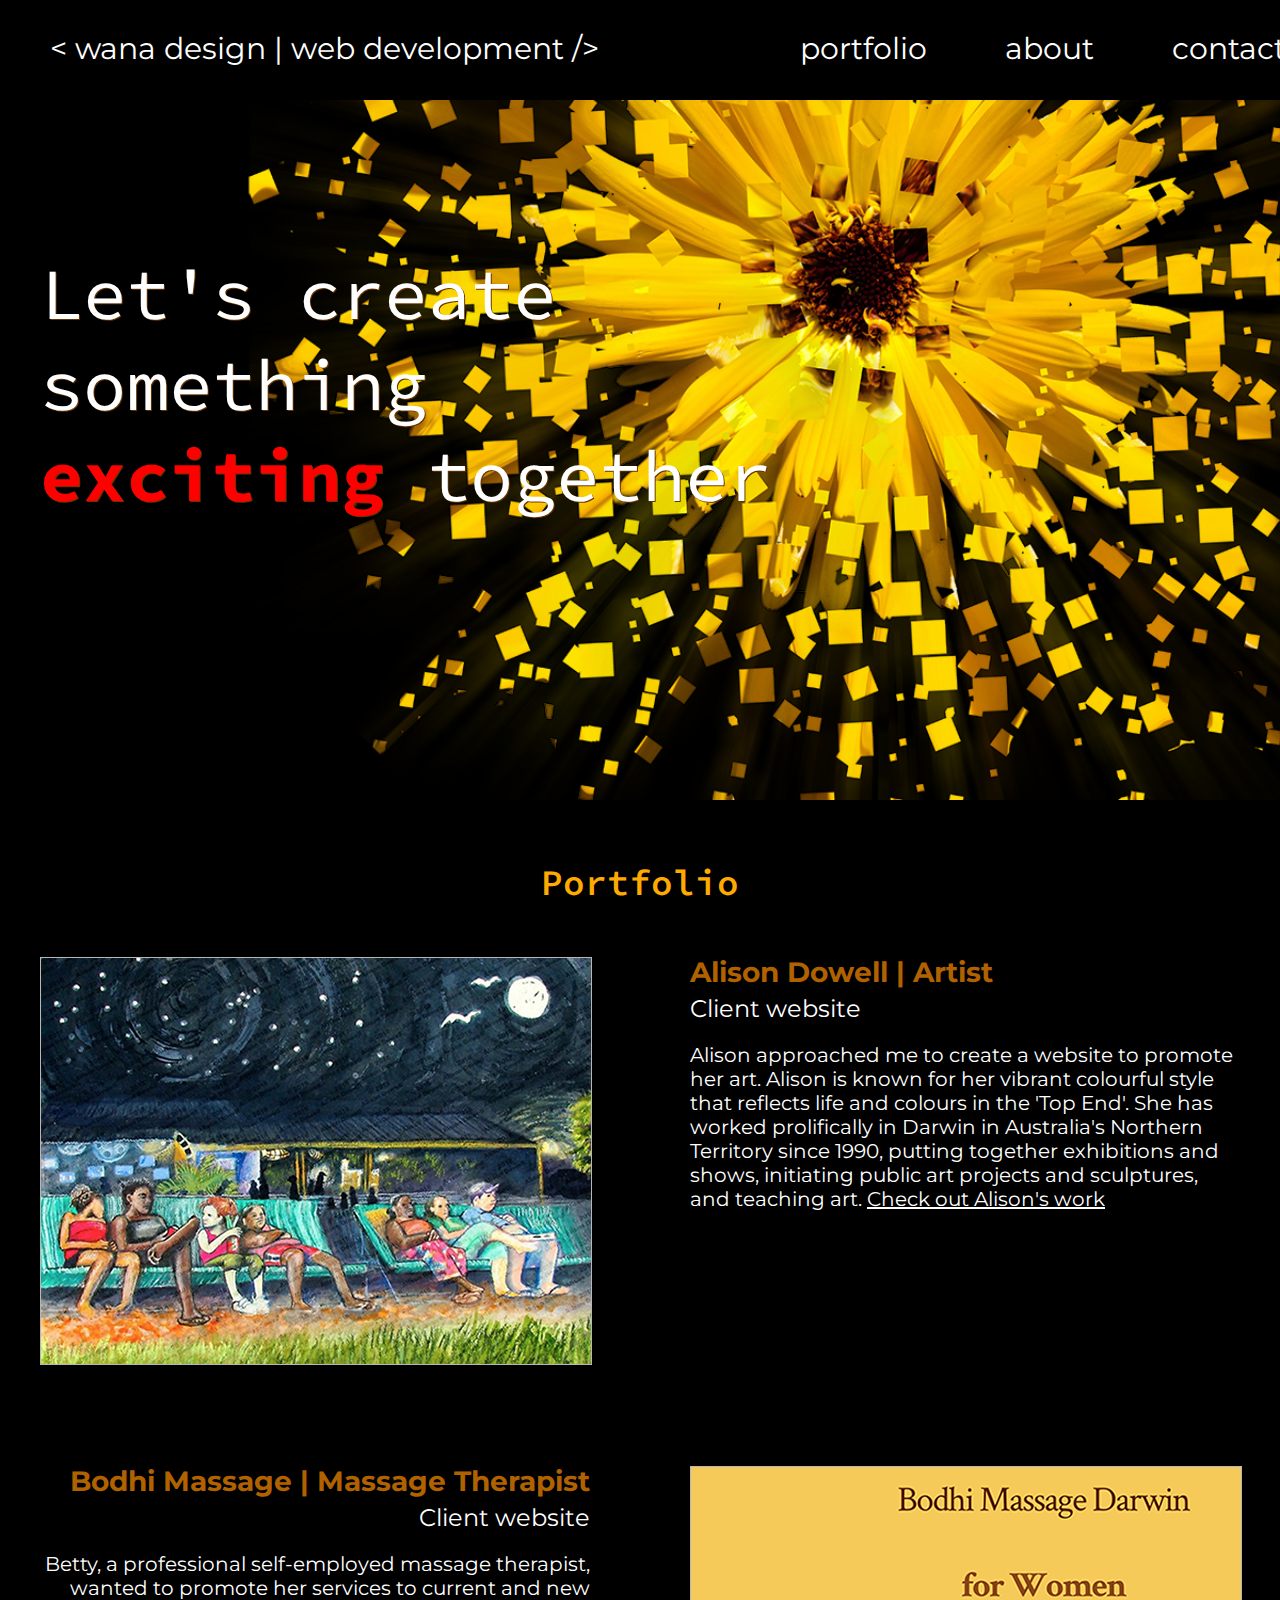
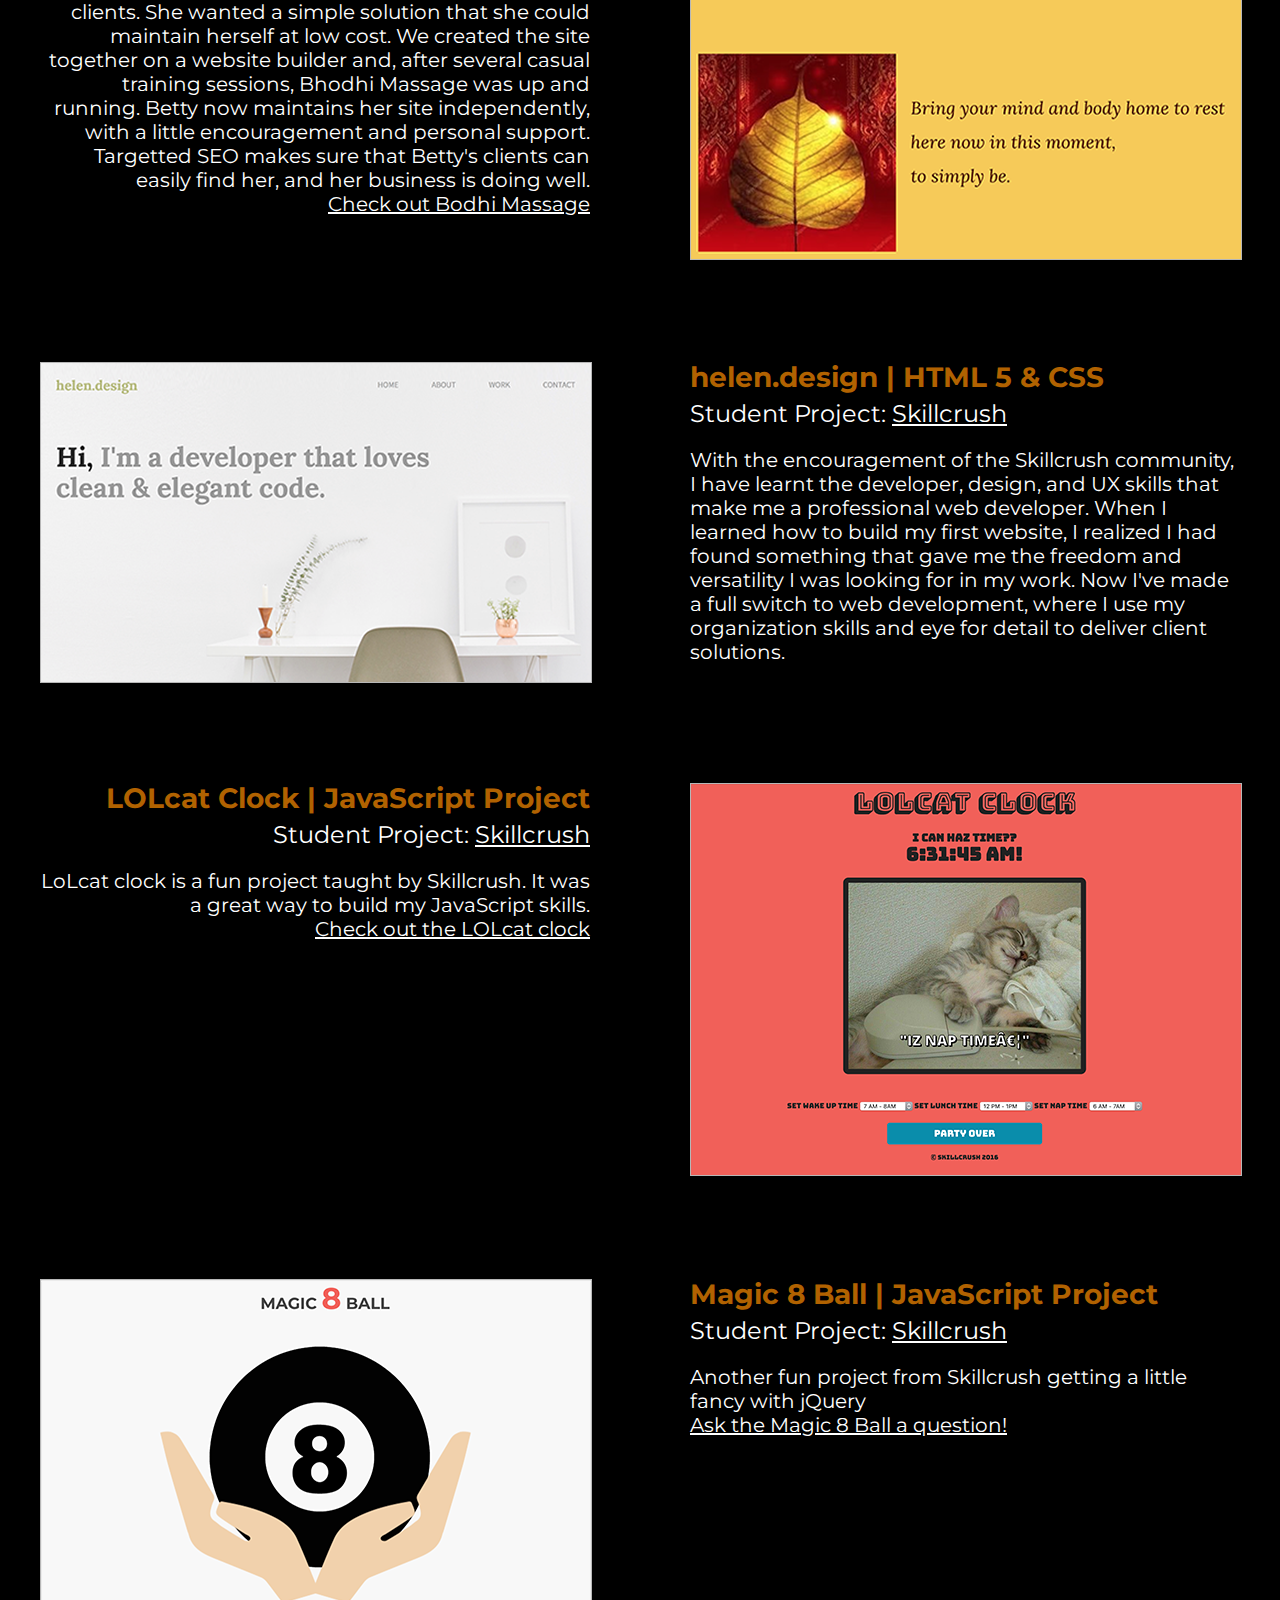
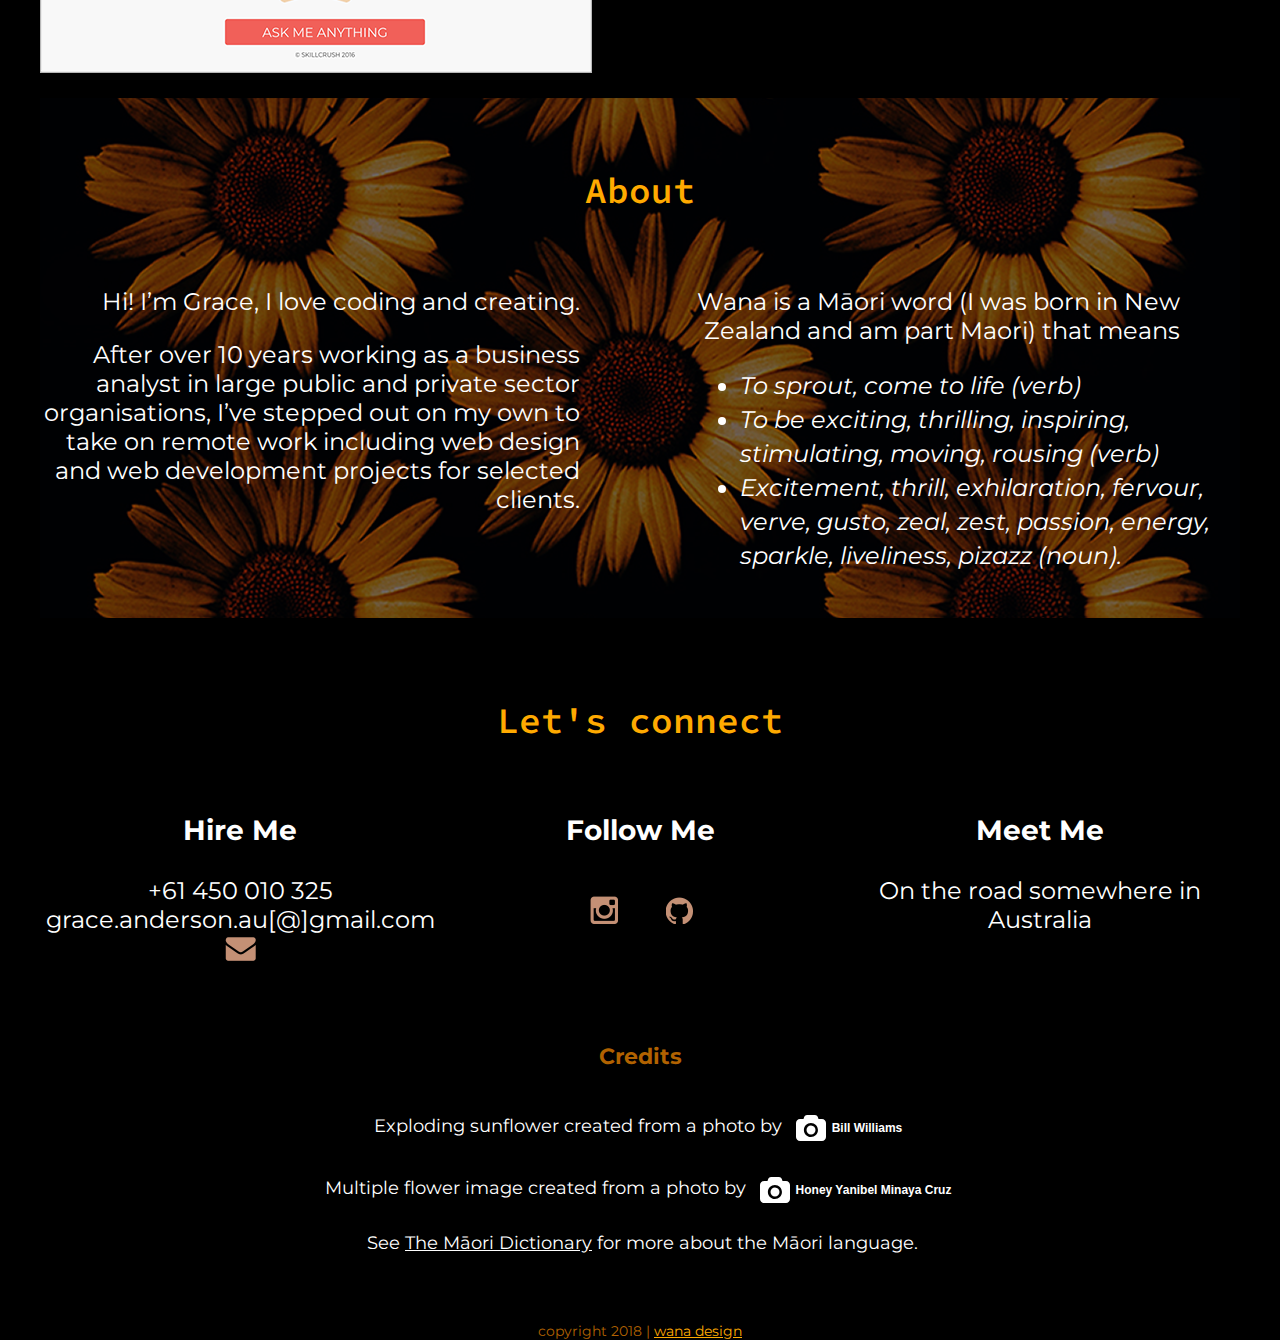
<file: index.html>
<!doctype html>
<html lang="en">
    
<head>
        <meta charset="UTF-8">
        <title>wana design | portfolio</title>
        <link rel="stylesheet" href="css/normalize.css">
        <link rel="stylesheet" href="css/main.css">
        <link href="https://fonts.googleapis.com/css?family=Montserrat:400,700" rel="stylesheet" type='text/css'>
        <link href="https://fonts.googleapis.com/css?family=Source+Code+Pro:400,600,700" rel="stylesheet" type='text/css'>
    </head>
    <body>
<!--HEADER-->
      <header>
        <div id="top">
          <div class="half-width" id="name">
            &lt; wana design | web development />
          </div>
<!--NAVIGATION-->
          <div class="half-width" >
            <nav>
              <ul>
                <li><a href="#portfolio">portfolio</a></li>
                <li><a href="#about">about</a></li>
                <li><a href="#contact">contact</a></li>
              </ul>
            </nav>
          </div>
        </div>
        <div class="full-width">
            <h1>Let's create something <span>exciting</span> together</h1>
        </div>
      </header>
<!--PORTFOLIO-->
      <section id="portfolio">
        <div class="full-width">
          <h2>Portfolio</h2>
        </div>
        <div class="full-width" id="alison">
          <div class="half-width" >
            <a href="https://www.alisondowell.com/" target="_blank"><img src="img/the-front-row-alisondowell.png" alt="the front row by alison dowell"></a>
          </div>
          <div class="half-width" id="alison">
            <h3><a href="https://www.alisondowell.com/" target="_blank">Alison Dowell | Artist</a></h3>
            <h4>Client website</h4>
            <p>Alison approached me to create a website to promote her art. Alison is known for her vibrant colourful style that reflects life and colours in the 'Top End'. She has worked prolifically in Darwin in Australia's Northern Territory since 1990, putting together exhibitions and shows, initiating public art projects and sculptures, and teaching art. <a href="https://www.alisondowell.com/" target="_blank">Check out Alison's work</a></p>
          </div>
        </div>
        <div class="full-width" id="bhodhi">
          <div class="half-width">
            <h3><a href="http://bodhimassagedarwin.com/" target="_blank">Bodhi Massage | Massage Therapist</a></h3>
            <h4>Client website</h4>
            <p>Betty, a professional self-employed massage therapist, wanted to promote her services to current and new clients. She wanted a simple solution that she could maintain herself at low cost. We created the site together on a website builder and, after several casual training sessions, Bhodhi Massage was up and running. Betty now maintains her site independently, with a little encouragement and personal support. Targetted SEO makes sure that Betty's clients can easily find her, and her business is doing well. <br><a href="http://www.bettylum.com/" target="_blank">Check out Bodhi Massage</a></p>
          </div>
          <div class="half-width">
            <a href="http://www.bettylum.com/" target="_blank"><img src="img/betty-lum-bodhi-massage-darwin.png" alt="Betty Lum Bodhi Massage Darwin"/></a>
          </div>
        </div>
        <div class="full-width" id="helen-design">
          <div class="half-width">
              <a href="helen-design/index.html" target="_blank"><img src="img/helen-design-portfolio.png" alt="helen.design web design web development" /></a>
          </div>
          <div class="half-width">
            <h3><a href="helen-design/index.html" target="_blank">helen.design | HTML 5 & CSS</a></h3>
            <h4>Student Project: <a href="https://skillcrush.com/" target="_blank">Skillcrush</a></h4>
            <p>With the encouragement of the Skillcrush community, I have learnt the developer, design, and UX skills that make me a professional web developer. When I learned how to build my first website, I realized I had found something that gave me the freedom and versatility I was looking for in my work. Now I've made a full switch to web development, where I use my organization skills and eye for detail to deliver client solutions.</p>
          </div>
        </div>
        <div class="full-width" id="bhodhi">
          <div class="half-width">
            <h3><a href="http://wana.design/lolcat-clock/" target="_blank">LOLcat Clock | JavaScript Project</a></h3>
            <h4>Student Project: <a href="https://skillcrush.com/" target="_blank">Skillcrush</a></h4>
            <p>LoLcat clock is a fun project taught by Skillcrush. It was a great way to build my JavaScript skills. <br><a href="http://wana.design/lolcat-clock/" target="_blank">Check out the LOLcat clock</a></p>
          </div>
          <div class="half-width">
            <a href="http://wana.design/lolcat-clock/" target="_blank"><img src="img/lolcat-clock.png" alt="LOLcat clock JavaScript project"/></a>
          </div>
        </div>
        <div class="full-width" id="helen-design">
          <div class="half-width">
              <a href="http://wana.design/magic-8-ball/" target="_blank"><img src="img/magic-8-ball.png" alt="Magic 8 ball" /></a>
          </div>
          <div class="half-width">
            <h3><a href="http://wana.design/magic-8-ball/" target="_blank">Magic 8 Ball | JavaScript Project</a></h3>
            <h4>Student Project: <a href="https://skillcrush.com/" target="_blank">Skillcrush</a></h4>
            <p>Another fun project from Skillcrush getting a little fancy with jQuery <br><a href="http://wana.design/magic-8-ball/" target="_blank">Ask the Magic 8 Ball a question!</a></p>
          </div>
        </div>
      </section>
<!--ABOUT-->
      <section>
        <div class="full-width" id="about">
          <h2>About</h2>
          <div class="half-width">
            <p>Hi! I’m Grace, I love coding and creating.</p>
            <p>After over 10 years working as a business analyst in large public and private sector organisations, I’ve stepped out on my own to take on remote work including web design and web development projects for selected clients.
            </p>
          </div>
          <div class="half-width" id="right-column">
            <p>Wana is a Māori word (I was born in New Zealand and am part Maori) that means</p>
            <ul>
              <li>To sprout, come to life (verb)</li>
              <li>To be exciting, thrilling, inspiring, stimulating, moving, rousing (verb)</li>
              <li>Excitement, thrill, exhilaration, fervour, verve, gusto, zeal, zest, passion, energy, sparkle, liveliness, pizazz (noun).</li>
            </ul>
          </div>
        </div>
      </section>
<!--CONTACT-->
    <footer id="contact">
      <div class="full-width">
        <h2>Let's connect</h2>
        <div class="third-width">
          <h3>Hire Me</h3>
          <p>+61 450 010 325<br>
            grace.anderson.au[@]gmail.com<br>
          <a href="mailto:grace.anderson.au@gmail.com" target="_blank"><img src="img/icon-envelope.png" id="envelope" alt="envelope icon" /></a></p>
        </div>
        <div class="third-width">
          <h3>Follow Me</h3>
          <ul>
            <li><a href="https://www.instagram.com/wana.design/" target="_blank"><img src="img/icon-instagram.png" alt="instagram icon" /></a></li>
            <li><a href="https://github.com/GracieM" target="_blank"><img src="img/icon-github.png" alt="github icon" /></a></li>
          </ul>
        </div>
        <div class="third-width">
          <h3>Meet Me</h3>
          <p>On the road somewhere in Australia</p>
        </div>
      </div>
<!--CREDITS-->
      <div class="full-width" id="credits" >
        <h4>Credits</h4>
        <ul>
          <li>Exploding sunflower created from a photo by
            <a style="background-color:black;color:white;text-decoration:none;padding:4px 6px;font-family:-apple-system, BlinkMacSystemFont, &quot;San Francisco&quot;, &quot;Helvetica Neue&quot;, Helvetica, Ubuntu, Roboto, Noto, &quot;Segoe UI&quot;, Arial, sans-serif;font-size:12px;font-weight:bold;line-height:1.2;display:inline-block;border-radius:3px" href="https://unsplash.com/@imwilliamwilliams?utm_medium=referral&amp;utm_campaign=photographer-credit&amp;utm_content=creditBadge" target="_blank" rel="noopener noreferrer" title="Download free do whatever you want high-resolution photos from Bill Williams"><span style="display:inline-block;padding:2px 3px"><svg xmlns="http://www.w3.org/2000/svg" style="height:30px;width:auto;position:relative;vertical-align:middle;top:-1px;fill:white" viewBox="0 0 32 32"><title>unsplash-logo</title><path d="M20.8 18.1c0 2.7-2.2 4.8-4.8 4.8s-4.8-2.1-4.8-4.8c0-2.7 2.2-4.8 4.8-4.8 2.7.1 4.8 2.2 4.8 4.8zm11.2-7.4v14.9c0 2.3-1.9 4.3-4.3 4.3h-23.4c-2.4 0-4.3-1.9-4.3-4.3v-15c0-2.3 1.9-4.3 4.3-4.3h3.7l.8-2.3c.4-1.1 1.7-2 2.9-2h8.6c1.2 0 2.5.9 2.9 2l.8 2.4h3.7c2.4 0 4.3 1.9 4.3 4.3zm-8.6 7.5c0-4.1-3.3-7.5-7.5-7.5-4.1 0-7.5 3.4-7.5 7.5s3.3 7.5 7.5 7.5c4.2-.1 7.5-3.4 7.5-7.5z"></path></svg></span><span style="display:inline-block;padding:2px 3px">Bill Williams</span></a>
          </li>
          <li>Multiple flower image created from a photo by
            <a style="background-color:black;color:white;text-decoration:none;padding:4px 6px;font-family:-apple-system, BlinkMacSystemFont, &quot;San Francisco&quot;, &quot;Helvetica Neue&quot;, Helvetica, Ubuntu, Roboto, Noto, &quot;Segoe UI&quot;, Arial, sans-serif;font-size:12px;font-weight:bold;line-height:1.2;display:inline-block;border-radius:3px" href="https://unsplash.com/@honeyyanibel?utm_medium=referral&amp;utm_campaign=photographer-credit&amp;utm_content=creditBadge" target="_blank" rel="noopener noreferrer" title="Download free do whatever you want high-resolution photos from Honey Yanibel Minaya Cruz"><span style="display:inline-block;padding:2px 3px"><svg xmlns="http://www.w3.org/2000/svg" style="height:30px;width:auto;position:relative;vertical-align:middle;top:-1px;fill:white" viewBox="0 0 32 32"><title>unsplash-logo</title><path d="M20.8 18.1c0 2.7-2.2 4.8-4.8 4.8s-4.8-2.1-4.8-4.8c0-2.7 2.2-4.8 4.8-4.8 2.7.1 4.8 2.2 4.8 4.8zm11.2-7.4v14.9c0 2.3-1.9 4.3-4.3 4.3h-23.4c-2.4 0-4.3-1.9-4.3-4.3v-15c0-2.3 1.9-4.3 4.3-4.3h3.7l.8-2.3c.4-1.1 1.7-2 2.9-2h8.6c1.2 0 2.5.9 2.9 2l.8 2.4h3.7c2.4 0 4.3 1.9 4.3 4.3zm-8.6 7.5c0-4.1-3.3-7.5-7.5-7.5-4.1 0-7.5 3.4-7.5 7.5s3.3 7.5 7.5 7.5c4.2-.1 7.5-3.4 7.5-7.5z"></path></svg></span><span style="display:inline-block;padding:2px 3px">Honey Yanibel Minaya Cruz</span></a>
          </li>
          <li>See <a href="http://maoridictionary.co.nz/" target="_blank">The Māori Dictionary</a> for more about the Māori language.
          </li>
        </ul>
          <p id="ownership">
            copyright 2018 | <a href="#top">wana design</a>
          </p>
      </div>
    </footer>
  </body>

</html>
</file>
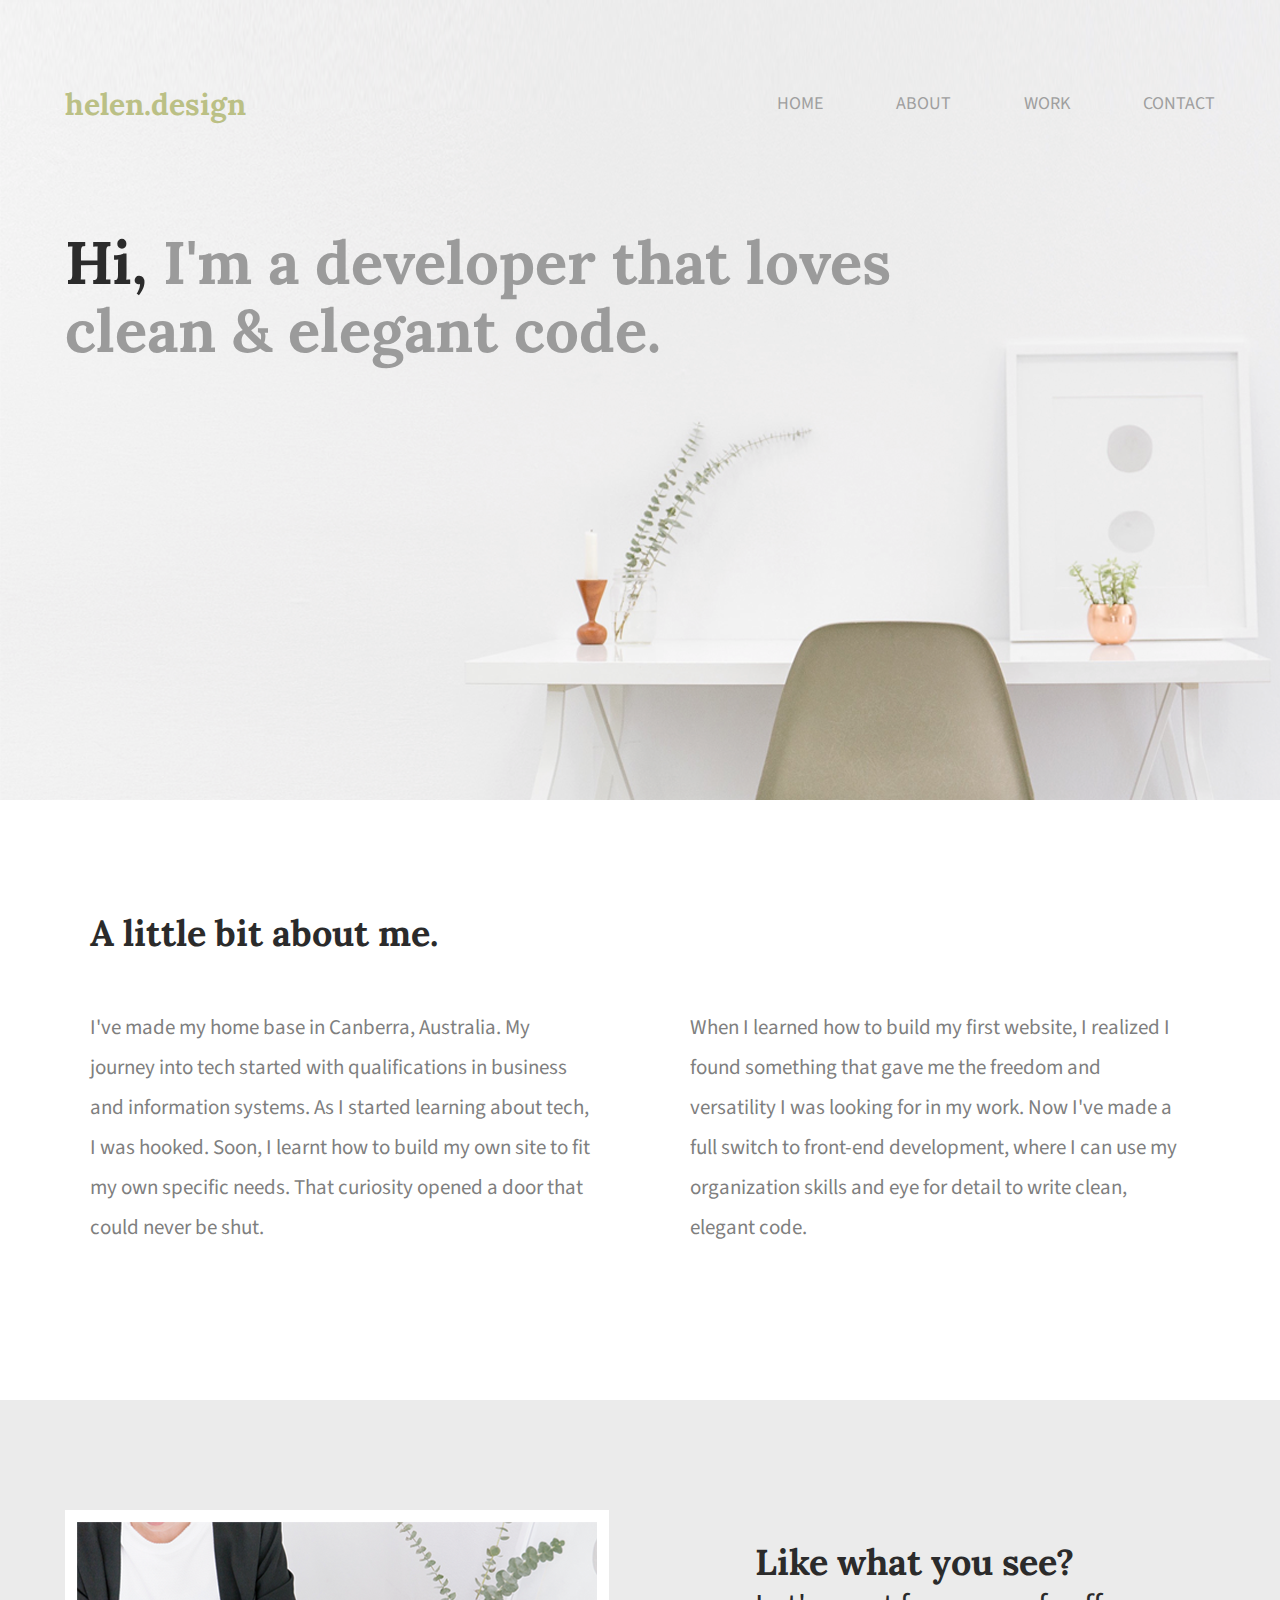
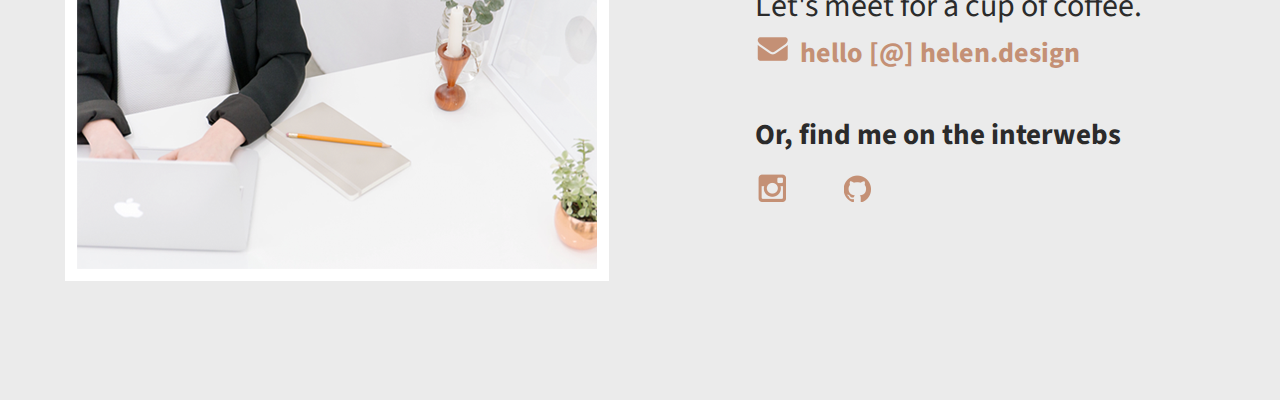
<file: helen-design/index.html>
<!doctype html>
<html lang="en">
    
<!-- Mirrored from www.helenganderson.com/helen-design/index.html by HTTrack Website Copier/3.x [XR&CO'2014], Mon, 21 Sep 2020 10:56:17 GMT -->
<head>
        <meta charset="utf-8">
        <title>helen.design | Portfolio</title>
        <link rel="stylesheet" href="css/normalize.css">
        <link rel="stylesheet" href="css/main.css">
        <link href='https://fonts.googleapis.com/css?family=Lora:400,700' rel='stylesheet' type='text/css'>
        <link href='https://fonts.googleapis.com/css?family=Source+Sans+Pro:400,700' rel='stylesheet' type='text/css'>
    </head>
    <body>
<!--HEADER-->
        <header id="home">
            <div class="full-width">
                <div class="half-width">
                    <h1>helen.design</h1>
                </div>
                <div class="half-width">
<!--NAVIGATION-->
                    <nav>
                        <ul>
                          <li><a href="index.html">Home</a></li>
                          <li><a href="#about">About</a></li>
                          <li><a href="work/index.html">Work</a></li>
                          <li><a href="#contact">Contact</a></li>
                        </ul>
                    </nav>
                </div>
                <h2><span>Hi,</span> I'm a developer that loves clean &amp; elegant code.</h2>
            </div>
        </header>
<!--ABOUT-->
        <main>
            <section id="about">
                <div class="full-width">
                    <h2>A little bit about me.</h2>
                    <div class="half-width">
                        <p>I've made my home base in Canberra, Australia. My journey into tech started with qualifications in business and information systems. As I started learning about tech, I was hooked. Soon, I learnt how to build my own site to fit my own specific needs. That curiosity opened a door that could never be shut. </p>
                    </div>
                    <div class="half-width">
                        <p>When I learned how to build my first website, I realized I found something that gave me the freedom and versatility I was looking for in my work. Now I've made a full switch to front-end development, where I can use my organization skills and eye for detail to write clean, elegant code.</p>
                    </div>
                </div>
            </section>
<!--FOOTER-->
            <footer id="contact">
                <div class="full-width">
                    <div class="half-width">
                        <img src="img/contact.png" id="contact-img" alt="my contact image" />
                    </div>
            <!--CONTACT-->
                    <div class="half-width" id="contact-info">
                        <h2>Like what you see?</h2>
                        <h3 id="email-header">Let's meet for a cup of coffee.</h3>
                        <a href="mailto:hello@helen.design" target="_blank"><img src="img/icon-envelope.png" id="envelope" alt="envelope icon" />hello [@] helen.design</a>
                        <h3 id="socialmedia-header">Or, find me on the interwebs</h3>
                        <ul>
                            <li><a href="https://www.instagram.com/wana.design/" target="_blank"><img src="img/icon-instagram.png" alt="instagram icon" /></a></li>
                            <li><a href="https://github.com/GracieM" target="_blank"><img src="img/icon-github.png" alt="github icon" /></a></li>
                        </ul>
                    </div>
                </div>
            </footer>
        </main>
    </body>

<!-- Mirrored from www.helenganderson.com/helen-design/index.html by HTTrack Website Copier/3.x [XR&CO'2014], Mon, 21 Sep 2020 10:56:19 GMT -->
</html>
</file>
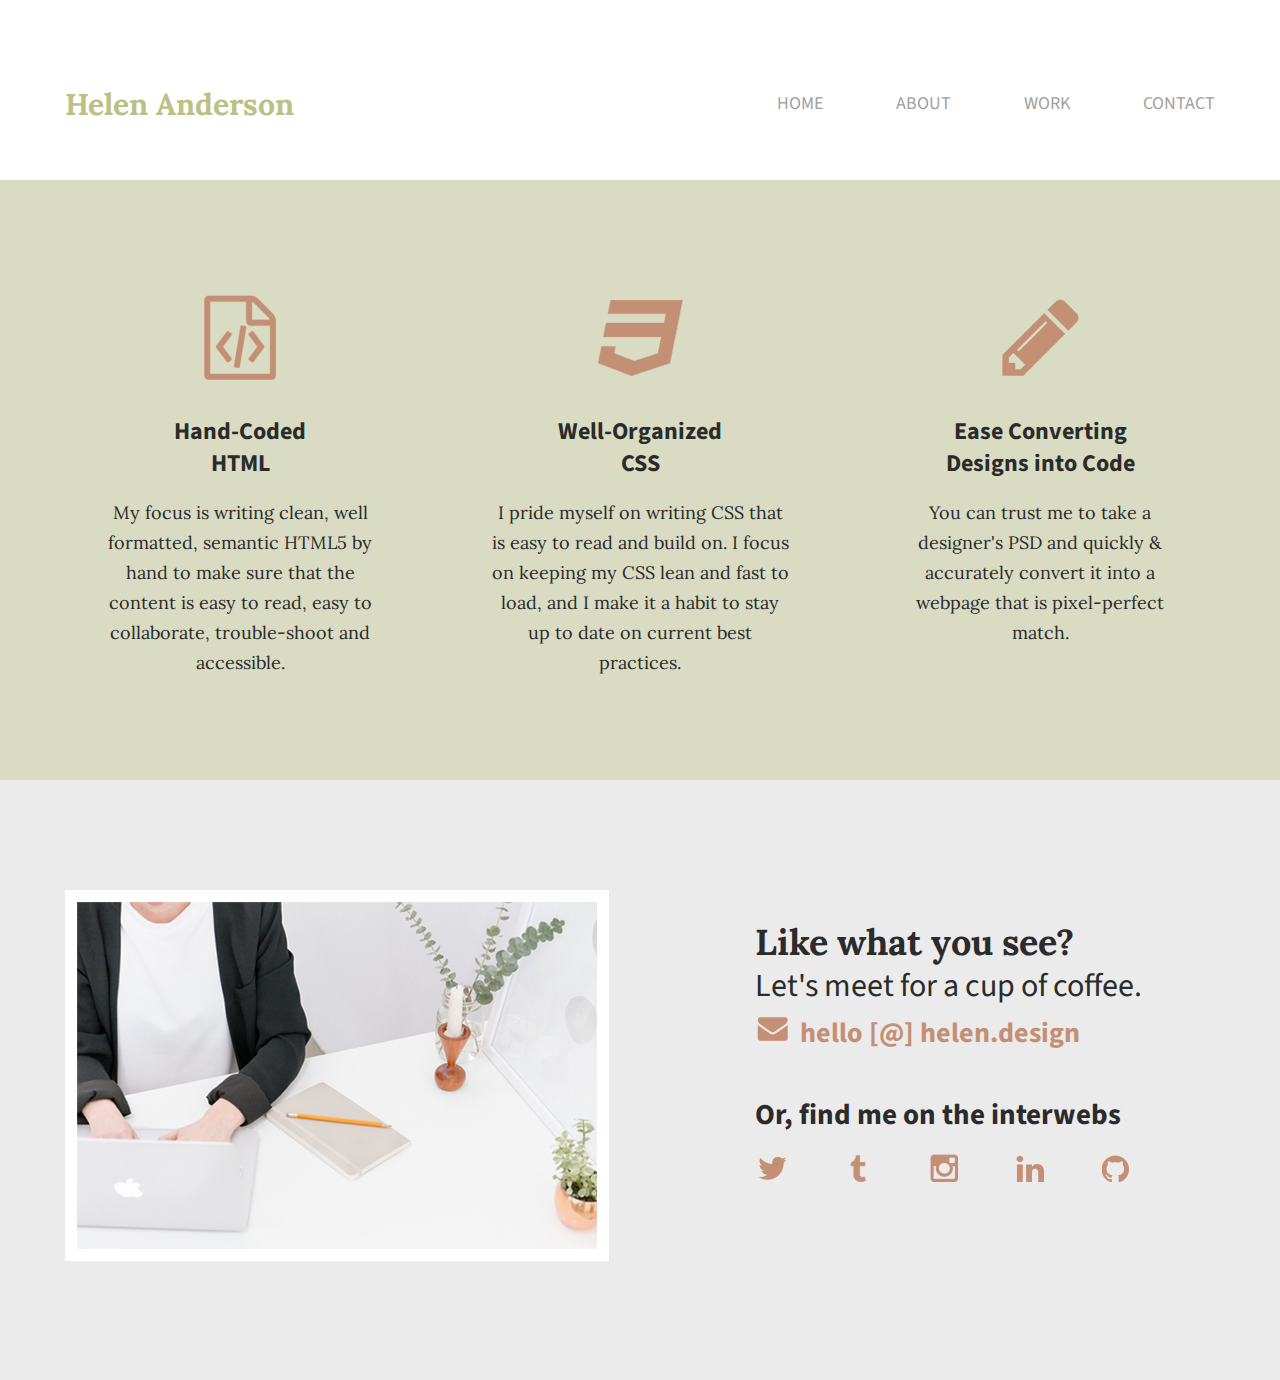
<file: helen-design/work/index.html>
<!doctype html>
<html lang="en">
    
<!-- Mirrored from www.helenganderson.com/helen-design/work/index.html by HTTrack Website Copier/3.x [XR&CO'2014], Mon, 21 Sep 2020 10:56:21 GMT -->
<head>
        <meta charset="utf-8">
        <title>Helen Anderson | Work</title>
        <link rel="stylesheet" href="../css/normalize.css">
        <link rel="stylesheet" href="../css/main.css">
        <link href='https://fonts.googleapis.com/css?family=Lora:400,700' rel='stylesheet' type='text/css'>
        <link href='https://fonts.googleapis.com/css?family=Source+Sans+Pro:400,700' rel='stylesheet' type='text/css'>
    </head>
    <body>
<!--HEADER-->
        <header id="work-home">
            <div class="full-width">
                <div class="half-width">
                    <h1>Helen Anderson</h1>
                </div>
                <div class="half-width">
<!--NAVIGATION-->
                    <nav>
                        <ul>
                            <li><a href="../index.html">Home</a></li>
                            <li><a href="../index.html#about">About</a></li>
                            <li><a href="index.html">Work</a></li>
                            <li><a href="#contact">Contact</a></li>
                        </ul>
                    </nav>
                </div>
            </div>
        </header>
<!--WORK-->
            <section id="work">
                <div class="full-width">
                    <div class="third-width">
                        <img src="../img/icon-html.png" alt="HTML icon" />
                        <h3>Hand-Coded HTML</h3>
                        <p>My focus is writing clean, well formatted, semantic HTML5 by hand to make sure that the content is easy to read, easy to collaborate, trouble-shoot and accessible.</p>
                    </div>
                    <div class="third-width">
                        <img src="../img/icon-css.png" alt="CSS icon" />
                        <h3>Well-Organized CSS</h3>
                        <p>I pride myself on writing CSS that is easy to read and build on. I focus on keeping my CSS lean and fast to load, and I make it a habit to stay up to date on current best practices.</p>
                    </div>
                    <div class="third-width">
                        <img src="../img/icon-pencil.png" alt="Pencil icon" />
                        <h3>Ease Converting Designs into Code</h3>
                        <p>You can trust me to take a designer's PSD and quickly &amp; accurately convert it into a webpage that is pixel-perfect match.</p>
                    </div>
                </div>
            </section>
<!--FOOTER-->
            <footer id="contact">
                <div class="full-width">
                    <div class="half-width">
                        <img src="../img/contact.png" id="contact-img" alt="my contact image" />
                    </div>
<!--CONTACT-->
                    <div class="half-width" id="contact-info">
                        <h2>Like what you see?</h2>
                        <h3 id="email-header">Let's meet for a cup of coffee.</h3>
                        <a href="mailto:hello@helen.design"><img src="../img/icon-envelope.png" id="envelope" alt="envelope icon" />hello [@] helen.design</a>
                        <h3 id="socialmedia-header">Or, find me on the interwebs</h3>
                        <ul>
                            <li><a href="#"><img src="../img/icon-twitter.png" alt="twitter icon" /></a></li>
                            <li><a href="#"><img src="../img/icon-tumblr.png" alt="tumblr icon" /></a></li>
                            <li><a href="#"><img src="../img/icon-instagram.png" alt="instagram icon" /></a></li>
                            <li><a href="https://www.linkedin.com/in/helenganderson/" target="_blank"><img src="../img/icon-linkedin.png" alt="linkedin icon" /></a></li>
                            <li><a href="#"><img src="../img/icon-github.png" alt="github icon" /></a></li>
                        </ul>
                    </div>
                </div>
            </footer>
        </main>
    </body>

<!-- Mirrored from www.helenganderson.com/helen-design/work/index.html by HTTrack Website Copier/3.x [XR&CO'2014], Mon, 21 Sep 2020 10:56:22 GMT -->
</html>
</file>
<file: css/main.css>
/****** BASE STYLES ******/
body {
  background-size: cover;
  background-color: #000;
  color: #fff;
  font-family: 'Montserrat', sans-serif;
  font-size: 24px;
}

header {
  background: url('../img/exploding-sunflower.png');
  background-size: cover;
  height: 800px;
}

#about {
  background: url('../img/sunflowers.png');
  background-size: cover;
  height: 500px;
  padding: 10px 0 10px;
}

footer {
  height: 600px;
  margin-bottom: 20px;
}

/****** GRID ******/
.full-width {
    margin: 0 auto;
    width: 1200px;
}
.half-width {
    float: left;
    width: 600px;
}
.third-width {
    float: left;
    width: 400px;
    height: 250px;
}

/****** BASE HEADING STYLES ******/
h1, h2 {
  font-family: 'Source Code Pro', monospace;
}

h1 {
  font-size: 72px;
  font-weight: 400;
  padding: 100px 450px 0 0;
  text-shadow: 1px 1px #630;
}

h2 {
  color: #FA0;
  font-size: 36px;
  font-weight: 600;
  padding: 30px 0 20px;
  text-align: center;
}

h3,h4 {
  margin: 0;
}

h3 {
  font-weight: 700;
}

h3 a{
  color: #B16200;
  text-decoration: none;
}

h4 {
  font-weight: 400;
  padding-top: 5px;
}

/****** HYPERLINK STYLES ******/
a {
  color: #fff;
}

/****** HEADER ******/
#top {
  background-color: #000;
  font-size: 30px;
  height: 100px;
  width: 1450px;
}

#name {
  margin: 30px 0 0 50px;
  padding-right: 40px;
}

/****** NAVIGATION ******/
nav ul li {
  display: inline-block;
  padding-left: 70px;
  text-align: right;
}

nav ul li a {
  text-decoration: none;
}

/****** HERO ******/

h1 span {
  color: #FF0000;
  font-weight: 700;
}

/****** BODY ******/

/****** PORTFOLIO ******/
#portfolio img {
  border-color: #b7b7b7;
  border-style: solid;
  border-width: 1px;
  margin-top: 2px;
}

#portfolio p {
  font-size: 20px;
}

#alison, #bhodhi, #helen-design {
  padding-bottom: 100px;
}

#alison {
  height: 409px;
}

#alison h3, #helen-design h3, #alison h4, #helen-design h4, #alison p, #helen-design p {
  padding-left: 50px;
}

#bhodhi {
  height: 396px;
}

#bhodhi h3, #bhodhi h4, #bhodhi p{
  padding-right: 50px;
  text-align: right;
}

#bhodhi img {
  margin-left: 50px;
}

#helen-design {
  height: 321px;
}

/****** ABOUT ******/
#about p{
  padding-right: 60px;
  text-align: right;
}

#about li{
  font-style: italic;
  line-height: 34px;
  margin-left: 60px;
}

#right-columm {
  text-align: left;
}

/****** FOOTER ******/

/****** CONTACT ******/
#contact {
  text-align: center;
  padding: 20px 0 10px;
}

#contact h3 {
  padding: 20px 0 5px;
}

#contact img {
  border: none;
}

#contact ul {
  list-style-type: none;
}

#contact ul li {
  display: inline-block;
  padding: 20px 35px 0 0;
}

#contact h4 {
  color: #B16200;
  font-weight: 700;
}

/****** CREDITS ******/
#credits {
  font-size: 18px;
}

#credits h4 {
  font-size: 22px;
}

#credits p {
  font-size: 14px;
}

#ownership {
  color: #B16200;
  margin-bottom: 50px;
  padding-top: 50px;
}

#ownership a {
  color: #FA0;
}
</file>
<file: helen-design/css/main.css>
/****** BASE STYLES ******/

body {
    color: #2b2b2b;
    font-family: 'Source Sans Pro', sans-serif;
}

#about, #work, #contact {
    height: 600px;
}

/****** GRID ******/

.full-width {
    margin: 0 auto;
    width: 1200px;
}
.half-width {
    float: left;
    width: 600px;
}
.third-width {
    float: left;
    width: 400px;
}

/****** HEADER ******/
#home{
    background: url('../img/hero.png');
    background-size: cover;
    height: 800px;
}

#work-home {
  background-size: cover;
  height: 180px;
}

header h1 {
  color: #bbc085;
  font-family: 'Lora', serif;
  font-size: 30px;
  padding: 65px 0 65px 25px;
}

header h2 {
  clear: both;
  color: #9b9b9b;
  font-family: 'Lora', serif;
  font-size: 60px;
  line-height: 68px;
  padding: 20px 0 20px 25px;
  width: 970px;
}

header h2 span {
  color: #2b2b2b;
}

nav {
  float: right;
  padding: 75px 25px;
}

nav ul li {
  display: inline-block;
}

nav ul li a {
  color: #9f9f9f;
  font-size: 18px;
  padding-left: 70px;
  text-decoration: none;
  text-transform: uppercase;
}

/****** ABOUT ******/

#about .full-width {
    padding: 80px 0;
}

#about h2 {
    font-family: 'Lora', serif;
    font-size: 36px;
    padding-left: 50px;
}
#about p {
    color: #7f7f7f;
    font-size: 21px;
    line-height: 40px;
    padding-left: 50px;
    padding-right: 50px;
}

/****** WORK ******/

#work {
    background-color: #d9dbc2;
    text-align: center;
}

#work .full-width {
    padding: 115px 0;
}

#work img {
    padding-bottom: 30px;
}

#work h3 {
    font-size: 24px;
    line-height: 32px;
    margin: 0 auto;
    width: 190px;
}

#work p {
    font-family: 'Lora', serif;
    font-size: 18px;
    line-height: 30px;
    padding: 0 50px;
}

/****** CONTACT ******/

#contact {
    background-color: #ebebeb;
}
#contact .full-width {
    padding: 110px 0;
}
#contact img#contact-img {
    border: 12px solid #ffffff;
    margin-left: 25px;
}
#contact h2, #contact #email-header, #contact #socialmedia-header, #contact ul {
    padding-left: 115px;
}
#contact #envelope {
    padding: 0 10px 0 115px;
}
#contact h2 {
    font-family: 'Lora', serif;
    font-size: 36px;
    line-height: 44px;
}
#contact #email-header{
    font-size: 32px;
    font-weight: 400;
    line-height: 44px;
    margin: -30px 0 5px 0;
}
#contact #socialmedia-header {
    font-weight: bold;
    font-size: 29px;
    line-height: 44px;
    margin: 40px 0 0 0;
}
#contact a {
    color: #c49075;
    font-size: 28px;
    font-weight: bold;
    text-decoration: none;
}
#contact ul {
    list-style: none;
}
#contact ul li {
     display: inline-block;
}
#contact ul img {
    font-size: 32px;
    padding-right: 48px;
}
</file>
